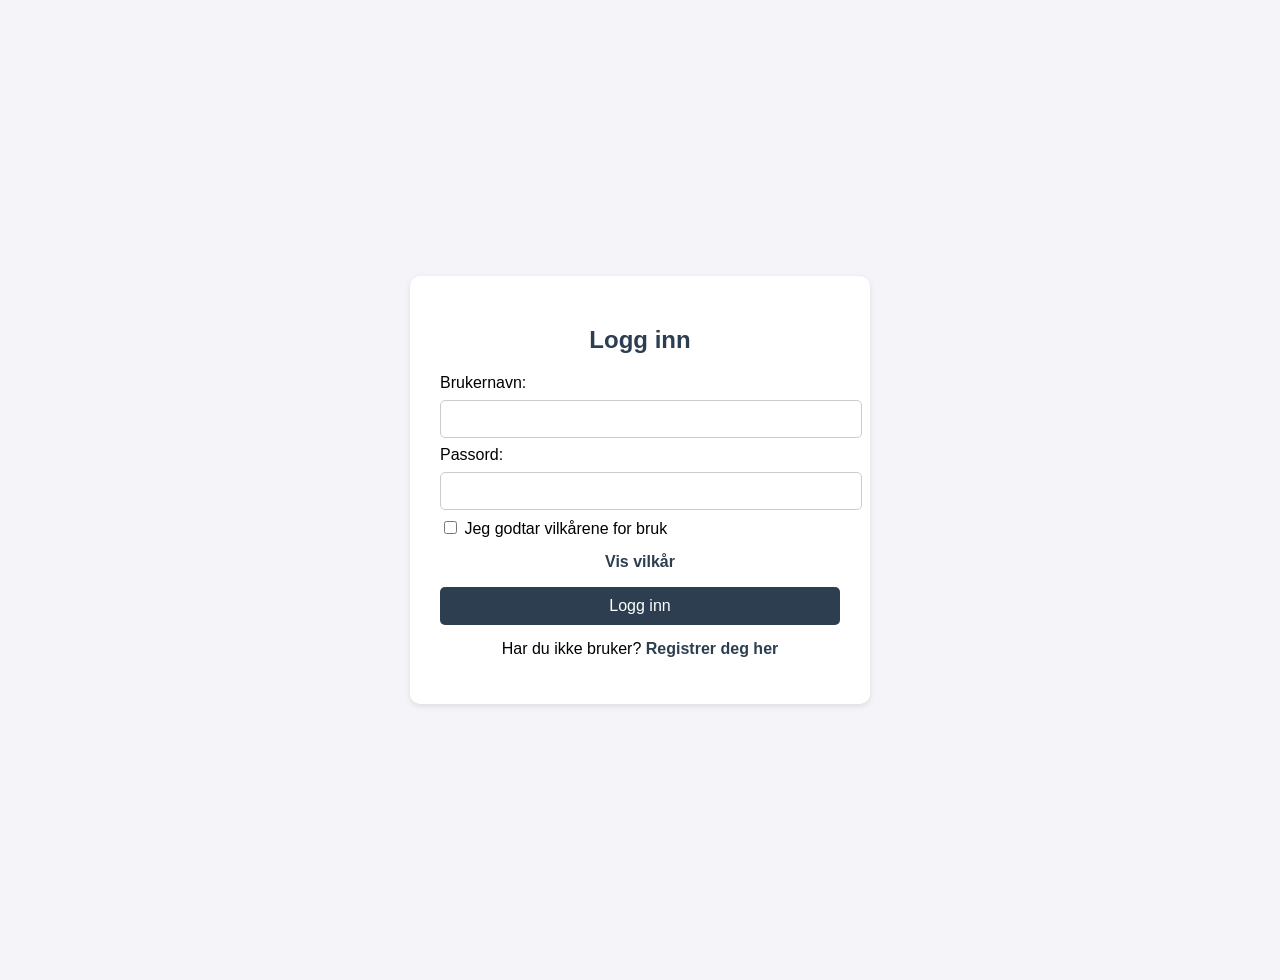
<file: templates/log_in.html>
<!DOCTYPE html>
<html lang="no">
<head>
    <meta charset="UTF-8">
    <title>Logg inn</title>
    <link rel="stylesheet" href="../static/log_in.css">
</head>
<body>

<div class="container">
    <h2>Logg inn</h2>

    <form action="/login" method="POST">

        <label>Brukernavn:</label>
        <input type="text" name="username" required>

        <label>Passord:</label>
        <input type="password" name="password" required>

        <div class="terms-box">

            <label>
                <input type="checkbox" name="terms" value="accepted" required>
                Jeg godtar vilkårene for bruk
            </label>

            <p>
                <a href="/terms" target="_blank">Vis vilkår</a>
            </p>

        </div>

        <button type="submit">
            Logg inn
        </button>

    </form>

    <p>Har du ikke bruker? <a href="/signup">Registrer deg her</a></p>
</div>

</body>
</html>
</file>
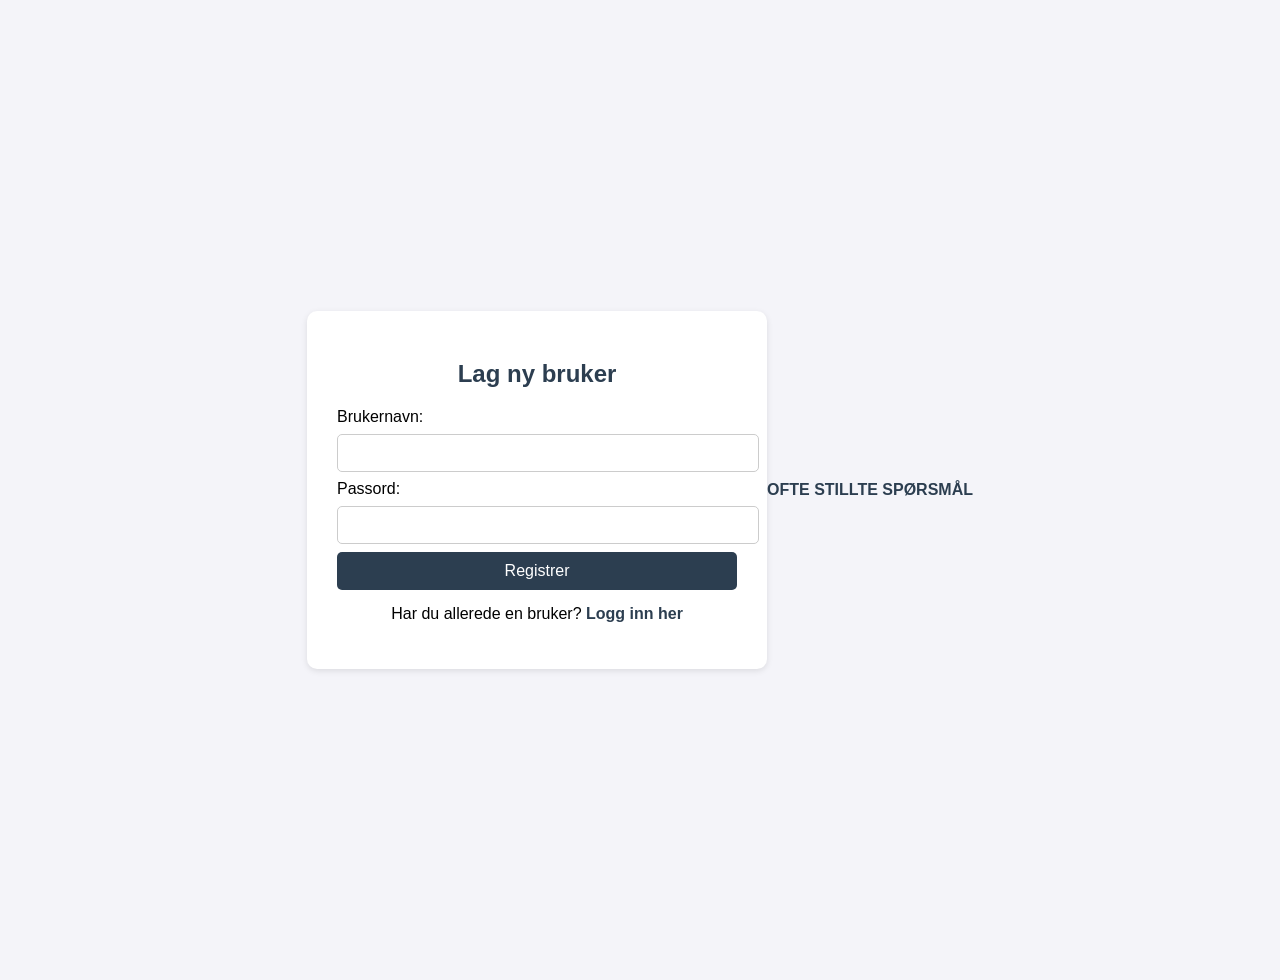
<file: templates/sign_up.html>
<!DOCTYPE html>
<html lang="no">
<head>
    <meta charset="UTF-8">
    <title>Registrer bruker</title>
 <link rel="stylesheet" href="../static/sign_up.css">
</head>
<body>
    <div class="container">
        <h2>Lag ny bruker</h2>
        <form action="/signup" method="POST">
            <label>Brukernavn:</label>
            <input type="text" name="username" required>

            <label>Passord:</label>
            <input type="password" name="password" required>

            <button type="submit">Registrer</button>
        </form>
        <p>Har du allerede en bruker? <a href="/login">Logg inn her</a></p>
    </div>

    <footer>
       <a href="/faq">OFTE STILLTE SPØRSMÅL</a>
    </footer>
</body>
</html>
</file>
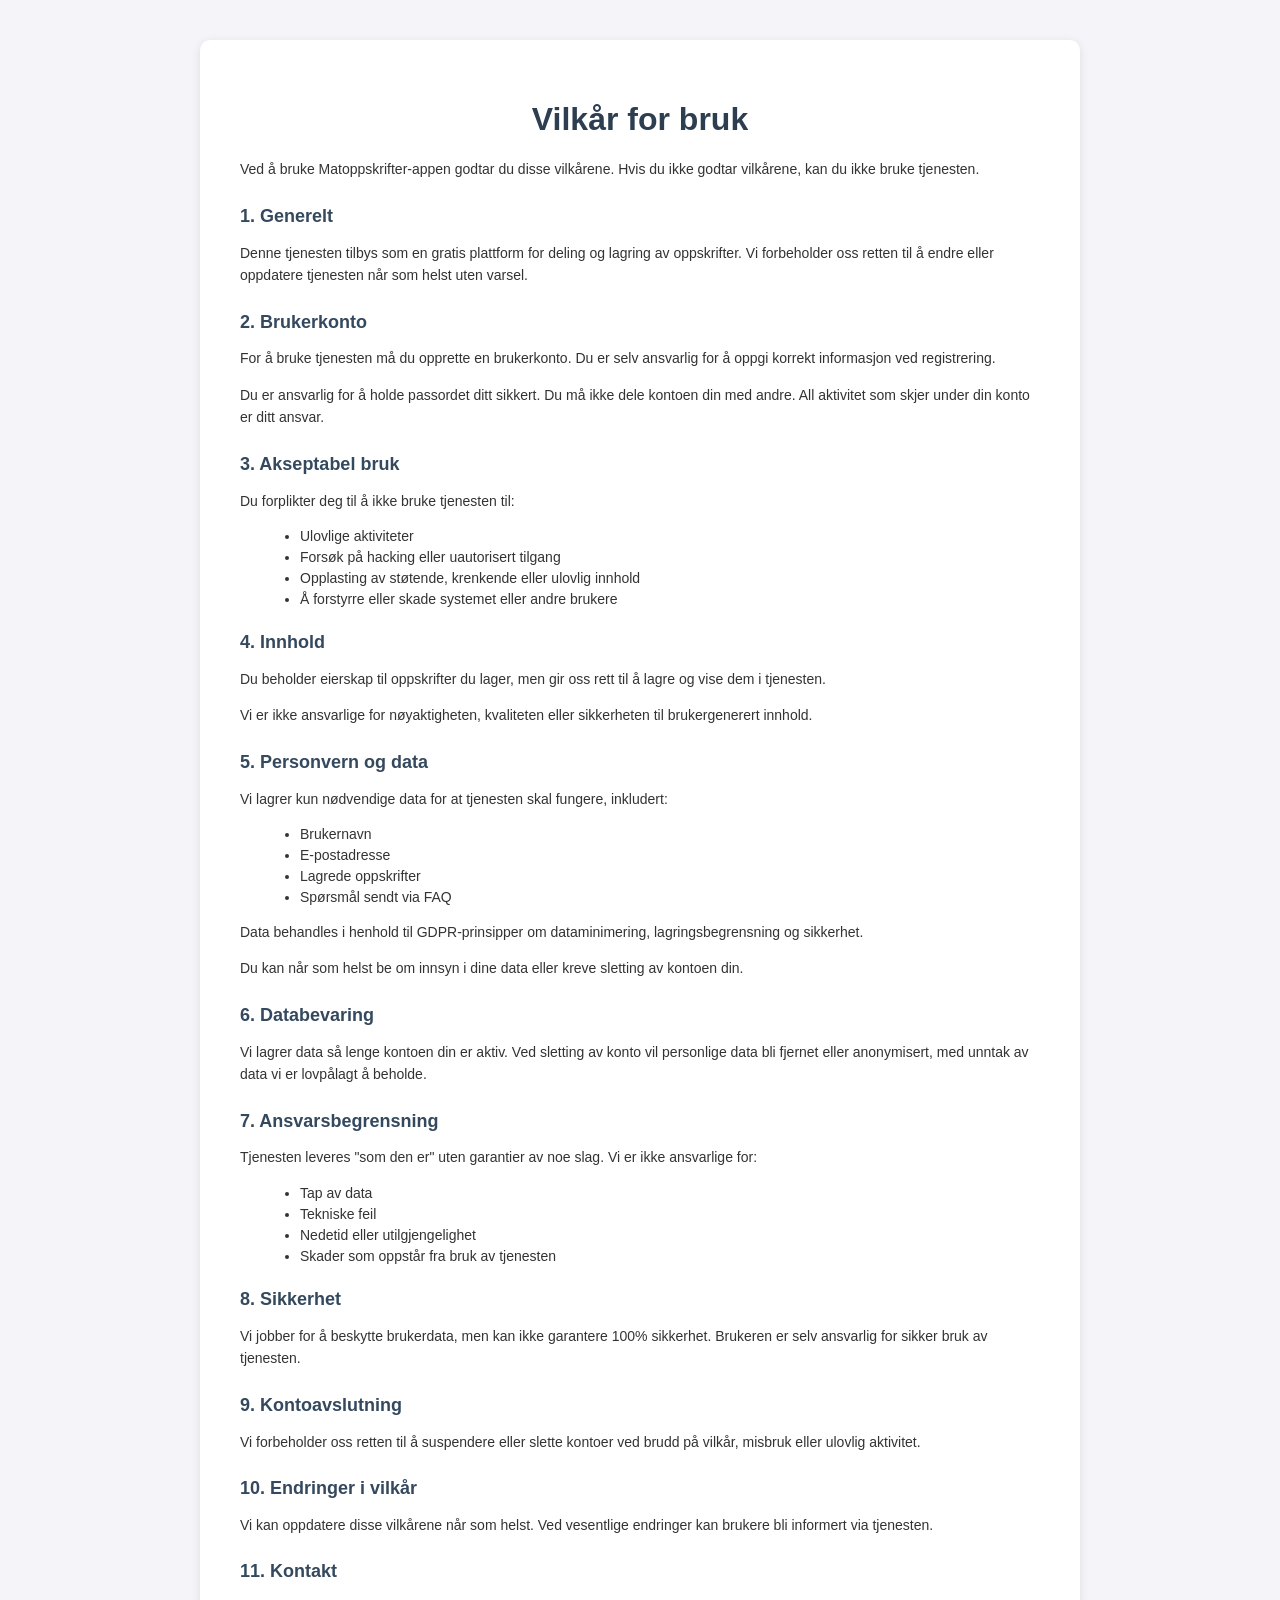
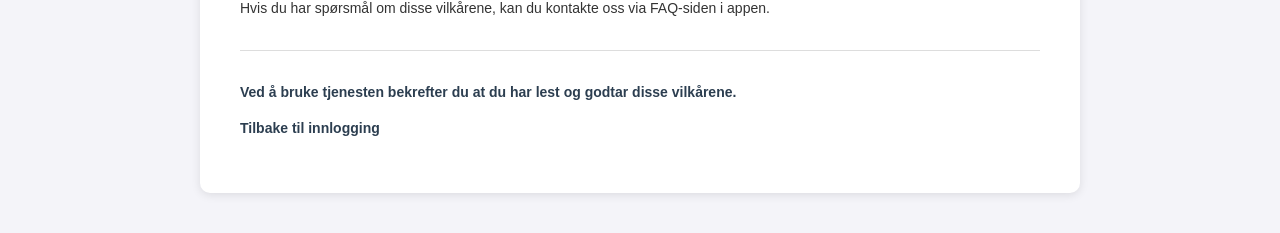
<file: templates/terms.html>
<!DOCTYPE html>
<html lang="no">
<head>
    <meta charset="UTF-8">
    <title>terms</title>
    <link rel="stylesheet" href="/static/terms.css">
</head>
<body>

<div class="container">

    <h1>Vilkår for bruk</h1>

    <p>
        Ved å bruke Matoppskrifter-appen godtar du disse vilkårene. Hvis du ikke godtar vilkårene,
        kan du ikke bruke tjenesten.
    </p>

    <h2>1. Generelt</h2>
    <p>
        Denne tjenesten tilbys som en gratis plattform for deling og lagring av oppskrifter.
        Vi forbeholder oss retten til å endre eller oppdatere tjenesten når som helst uten varsel.
    </p>

    <h2>2. Brukerkonto</h2>
    <p>
        For å bruke tjenesten må du opprette en brukerkonto. Du er selv ansvarlig for å
        oppgi korrekt informasjon ved registrering.
    </p>

    <p>
        Du er ansvarlig for å holde passordet ditt sikkert. Du må ikke dele kontoen din med andre.
        All aktivitet som skjer under din konto er ditt ansvar.
    </p>

    <h2>3. Akseptabel bruk</h2>
    <p>Du forplikter deg til å ikke bruke tjenesten til:</p>
    <ul>
        <li>Ulovlige aktiviteter</li>
        <li>Forsøk på hacking eller uautorisert tilgang</li>
        <li>Opplasting av støtende, krenkende eller ulovlig innhold</li>
        <li>Å forstyrre eller skade systemet eller andre brukere</li>
    </ul>

    <h2>4. Innhold</h2>
    <p>
        Du beholder eierskap til oppskrifter du lager, men gir oss rett til å lagre og vise dem
        i tjenesten.
    </p>

    <p>
        Vi er ikke ansvarlige for nøyaktigheten, kvaliteten eller sikkerheten til brukergenerert innhold.
    </p>

    <h2>5. Personvern og data</h2>
    <p>
        Vi lagrer kun nødvendige data for at tjenesten skal fungere, inkludert:
    </p>

    <ul>
        <li>Brukernavn</li>
        <li>E-postadresse</li>
        <li>Lagrede oppskrifter</li>
        <li>Spørsmål sendt via FAQ</li>
    </ul>

    <p>
        Data behandles i henhold til GDPR-prinsipper om dataminimering, lagringsbegrensning og sikkerhet.
    </p>

    <p>
        Du kan når som helst be om innsyn i dine data eller kreve sletting av kontoen din.
    </p>

    <h2>6. Databevaring</h2>
    <p>
        Vi lagrer data så lenge kontoen din er aktiv. Ved sletting av konto vil personlige data
        bli fjernet eller anonymisert, med unntak av data vi er lovpålagt å beholde.
    </p>

    <h2>7. Ansvarsbegrensning</h2>
    <p>
        Tjenesten leveres "som den er" uten garantier av noe slag.
        Vi er ikke ansvarlige for:
    </p>

    <ul>
        <li>Tap av data</li>
        <li>Tekniske feil</li>
        <li>Nedetid eller utilgjengelighet</li>
        <li>Skader som oppstår fra bruk av tjenesten</li>
    </ul>

    <h2>8. Sikkerhet</h2>
    <p>
        Vi jobber for å beskytte brukerdata, men kan ikke garantere 100% sikkerhet.
        Brukeren er selv ansvarlig for sikker bruk av tjenesten.
    </p>

    <h2>9. Kontoavslutning</h2>
    <p>
        Vi forbeholder oss retten til å suspendere eller slette kontoer ved brudd på vilkår,
        misbruk eller ulovlig aktivitet.
    </p>

    <h2>10. Endringer i vilkår</h2>
    <p>
        Vi kan oppdatere disse vilkårene når som helst. Ved vesentlige endringer kan brukere bli
        informert via tjenesten.
    </p>

    <h2>11. Kontakt</h2>
    <p>
        Hvis du har spørsmål om disse vilkårene, kan du kontakte oss via FAQ-siden i appen.
    </p>

    <hr>

    <p>
        <strong>Ved å bruke tjenesten bekrefter du at du har lest og godtar disse vilkårene.</strong>
    </p>

    <p>
        <a href="/login">Tilbake til innlogging</a>
    </p>
<!-- chat gpt for å finne terms -->
</div>

</body>
</html>
</file>
<file: static/log_in.css>
body {
    font-family: Arial, sans-serif;
    background-color: #f4f4f9;
    margin: 0;
    padding: 40px;
    display: flex;
    justify-content: center;
    align-items: center;
    height: 100vh;
}

.container {
    max-width: 400px;
    background: white;
    padding: 30px;
    border-radius: 10px;
    box-shadow: 0 2px 6px rgba(0,0,0,0.1);
}

h2 {
    text-align: center;
    color: #2c3e50;
    margin-bottom: 20px;
}

input[type="text"], input[type="password"] {
    width: 100%;
    padding: 10px;
    margin: 8px 0;
    border-radius: 5px;
    border: 1px solid #ccc;
    font-size: 14px;
}

button {
    width: 100%;
    padding: 10px;
    background-color: #2c3e50;
    color: white;
    border: none;
    border-radius: 5px;
    cursor: pointer;
    font-size: 16px;
    transition: background 0.2s;
}

button:hover {
    background-color: #34495e;
}

p {
    text-align: center;
    margin-top: 15px;
}

a {
    color: #2c3e50;
    text-decoration: none;
    font-weight: bold;
}

a:hover {
    text-decoration: underline;
}

/* Tilbakemelding */
.feedback {
    background-color: #dff0d8;
    border: 1px solid #3c763d;
    color: #3c763d;
    padding: 10px 15px;
    border-radius: 5px;
    margin-bottom: 15px;
}
</file>
<file: static/sign_up.css>
body {
    font-family: Arial, sans-serif;
    background-color: #f4f4f9;
    margin: 0;
    padding: 40px;
    display: flex;
    justify-content: center;
    align-items: center;
    height: 100vh;
}

.container {
    max-width: 400px;
    background: white;
    padding: 30px;
    border-radius: 10px;
    box-shadow: 0 2px 6px rgba(0,0,0,0.1);
}

h2 {
    text-align: center;
    color: #2c3e50;
    margin-bottom: 20px;
}

input[type="text"], input[type="password"] {
    width: 100%;
    padding: 10px;
    margin: 8px 0;
    border-radius: 5px;
    border: 1px solid #ccc;
    font-size: 14px;
}

button {
    width: 100%;
    padding: 10px;
    background-color: #2c3e50;
    color: white;
    border: none;
    border-radius: 5px;
    cursor: pointer;
    font-size: 16px;
    transition: background 0.2s;
}

button:hover {
    background-color: #34495e;
}

p {
    text-align: center;
    margin-top: 15px;
}

a {
    color: #2c3e50;
    text-decoration: none;
    font-weight: bold;
}

a:hover {
    text-decoration: underline;
}

/* Tilbakemelding */
.feedback {
    background-color: #dff0d8;
    border: 1px solid #3c763d;
    color: #3c763d;
    padding: 10px 15px;
    border-radius: 5px;
    margin-bottom: 15px;
}
</file>
<file: static/terms.css>
body {
    font-family: Arial, sans-serif;
    background-color: #f4f4f9;
    margin: 0;
    padding: 40px;
    display: flex;
    justify-content: center;
}

.container {
    max-width: 800px;
    background: white;
    padding: 40px;
    border-radius: 10px;
    box-shadow: 0 2px 10px rgba(0,0,0,0.1);
}

h1 {
    text-align: center;
    color: #2c3e50;
    margin-bottom: 20px;
}

h2 {
    color: #34495e;
    margin-top: 25px;
    font-size: 18px;
}

p {
    line-height: 1.6;
    color: #333;
    font-size: 14px;
}

ul {
    margin-left: 20px;
    color: #333;
}

li {
    margin-bottom: 5px;
    font-size: 14px;
}

hr {
    margin: 30px 0;
    border: none;
    border-top: 1px solid #ddd;
}

a {
    color: #2c3e50;
    text-decoration: none;
    font-weight: bold;
}

a:hover {
    text-decoration: underline;
}

strong {
    color: #2c3e50;
}
</file>
